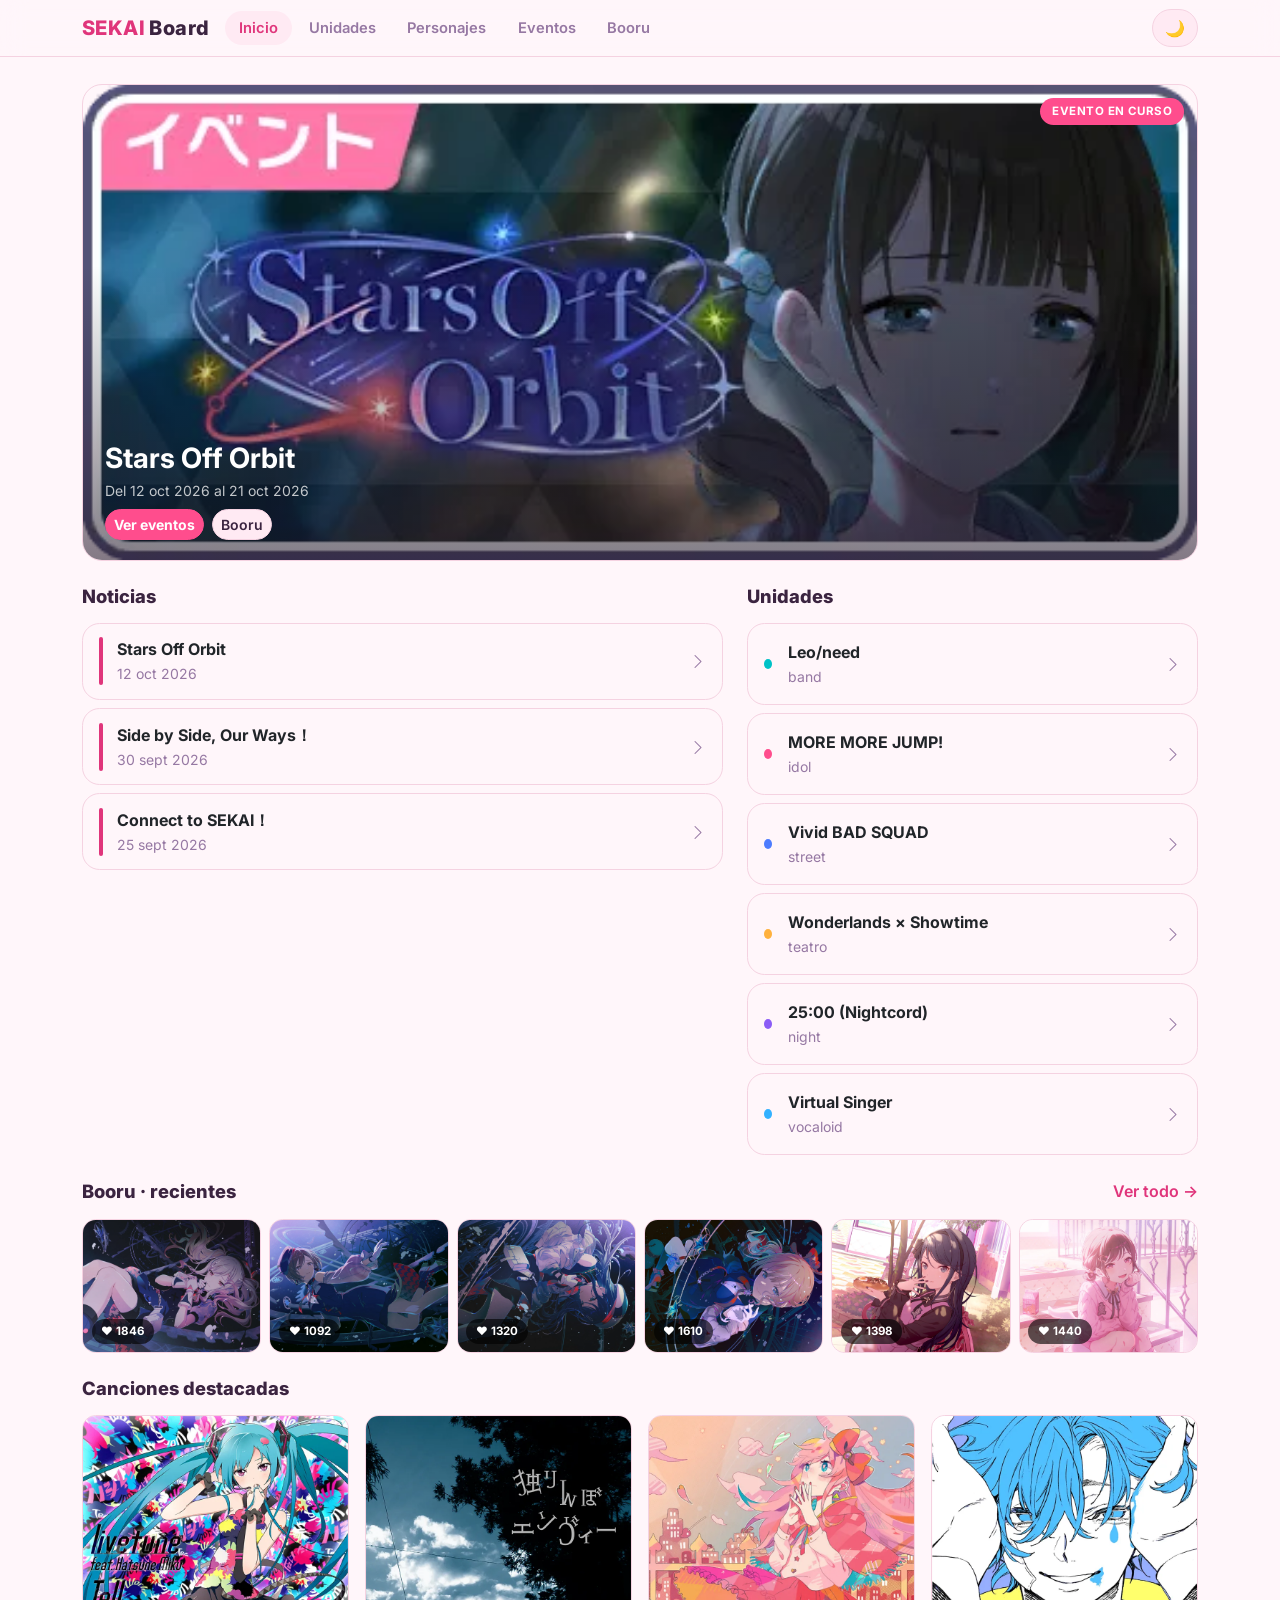
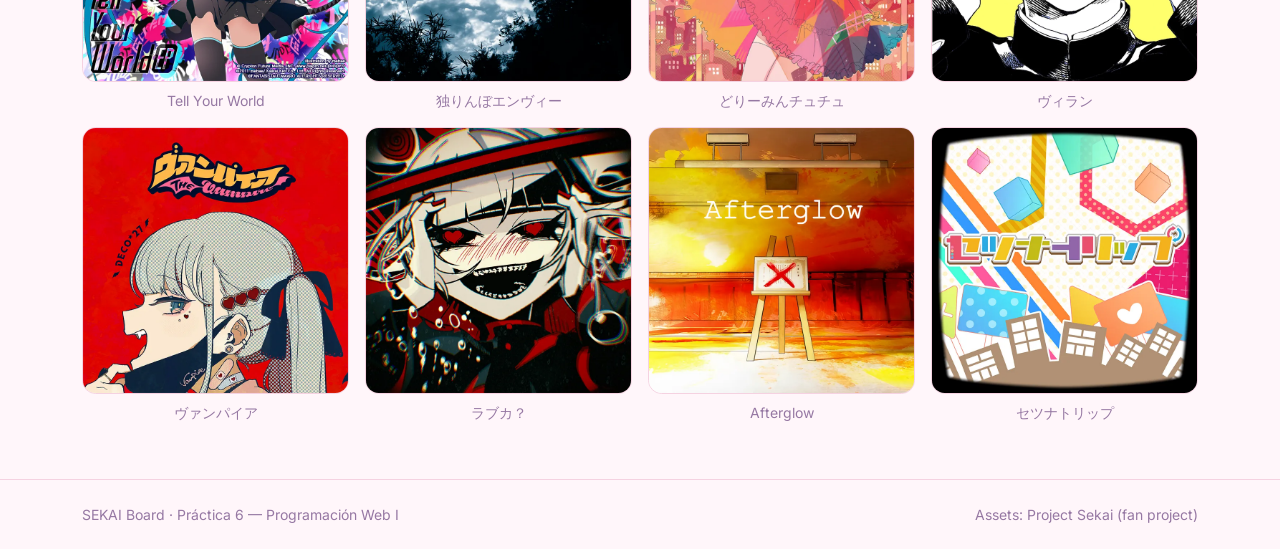
<file: web/index.html>
<!doctype html>
<html lang="es" data-bs-theme="dark">
<head>
<meta charset="utf-8">
<meta name="viewport" content="width=device-width, initial-scale=1">
<title>SEKAI Board · Inicio</title>
<script>
(()=>{const t=localStorage.getItem('sekai-theme')||(matchMedia('(prefers-color-scheme: light)').matches?'light':'dark');document.documentElement.setAttribute('data-bs-theme',t)})()
</script>
<link href="https://cdn.jsdelivr.net/npm/bootstrap@5.3.3/dist/css/bootstrap.min.css" rel="stylesheet">
<link href="https://cdn.jsdelivr.net/npm/bootstrap-icons@1.11.3/font/bootstrap-icons.css" rel="stylesheet">
<link href="https://fonts.googleapis.com/css2?family=Inter:wght@400;600;700;800&display=swap" rel="stylesheet">
<link href="css/sekai.css" rel="stylesheet">
</head>
<body data-page="inicio">

<nav class="navbar navbar-expand-lg navbar-sekai fixed-top">
  <div class="container">
    <a class="navbar-brand" href="index.html"><span class="brand-sekai">SEKAI</span> Board</a>
    <button class="navbar-toggler" type="button" data-bs-toggle="collapse" data-bs-target="#nav">
      <span class="navbar-toggler-icon"></span>
    </button>
    <div class="collapse navbar-collapse" id="nav">
      <ul class="navbar-nav me-auto gap-lg-1">
        <li class="nav-item"><a class="nav-link" data-nav="inicio" href="index.html">Inicio</a></li>
        <li class="nav-item"><a class="nav-link" data-nav="unidades" href="unidades.html">Unidades</a></li>
        <li class="nav-item"><a class="nav-link" data-nav="personajes" href="personajes.html">Personajes</a></li>
        <li class="nav-item"><a class="nav-link" data-nav="eventos" href="eventos.html">Eventos</a></li>
        <li class="nav-item"><a class="nav-link" data-nav="booru" href="booru.html">Booru</a></li>
      </ul>
      <button id="themeToggle" class="btn btn-soft ms-lg-2" aria-label="Cambiar tema">☀️</button>
    </div>
  </div>
</nav>

<main class="container pb-5 pt-3">
  <!-- Hero: evento en curso -->
  <section class="hero mb-4" style="min-height: 300px">
    <img id="heroImg" alt="Evento en curso">
    <span class="badge-event">EVENTO EN CURSO</span>
    <div class="hero-body">
      <h1 class="h3 fw-bold mb-1" id="heroTitle">…</h1>
      <p class="mb-2 opacity-75 small" id="heroSub"></p>
      <div class="d-flex gap-2">
        <a href="eventos.html" class="btn btn-accent btn-sm">Ver eventos</a>
        <a href="booru.html" class="btn btn-soft btn-sm">Booru</a>
      </div>
    </div>
  </section>

  <div class="row g-4">
    <div class="col-lg-7">
      <h2 class="section-title mb-3">Noticias</h2>
      <div id="newsList" class="d-grid gap-2"></div>
    </div>
    <div class="col-lg-5">
      <h2 class="section-title mb-3">Unidades</h2>
      <div id="unitStrip" class="d-grid gap-2"></div>
    </div>
  </div>

  <section class="mt-4">
    <div class="d-flex justify-content-between align-items-center mb-3">
      <h2 class="section-title mb-0">Booru · recientes</h2>
      <a href="booru.html" class="text-accent fw-semibold text-decoration-none">Ver todo →</a>
    </div>
    <div id="homeBooru" class="row row-cols-2 row-cols-md-3 row-cols-lg-6 g-2"></div>
  </section>

  <section class="mt-4">
    <h2 class="section-title mb-3">Canciones destacadas</h2>
    <div id="songStrip" class="row row-cols-2 row-cols-md-4 row-cols-lg-8 g-3"></div>
  </section>
</main>

<footer class="py-4 mt-2">
  <div class="container d-flex flex-wrap justify-content-between gap-2 small">
    <span>SEKAI Board · Práctica 6 — Programación Web I</span>
    <span>Assets: Project Sekai (fan project)</span>
  </div>
</footer>

<script src="https://cdn.jsdelivr.net/npm/bootstrap@5.3.3/dist/js/bootstrap.bundle.min.js"></script>
<script src="js/data.js"></script>
<script src="js/sekai.js"></script>
<script>
function renderPage(D) {
  const ev = D.events[0];
  document.getElementById("heroImg").src = ev.banner;
  document.getElementById("heroTitle").textContent = ev.name;
  document.getElementById("heroSub").textContent =
    (ev.start ? "Del " + fmtDate(ev.start) : "") + (ev.end ? " al " + fmtDate(ev.end) : "");

  document.getElementById("newsList").innerHTML = D.events.slice(0, 3).map(e => `
    <a href="eventos.html" class="card rounded-xxl text-decoration-none text-body">
      <div class="list-news-item">
        <span class="bar"></span>
        <div class="flex-grow-1">
          <div class="fw-bold">${esc(e.name)}</div>
          <small class="text-muted-soft">${fmtDate(e.start)}</small>
        </div>
        <i class="bi bi-chevron-right text-muted-soft"></i>
      </div>
    </a>`).join("");

  document.getElementById("unitStrip").innerHTML = D.units.map(u => `
    <a href="unidades.html" class="card rounded-xxl text-decoration-none text-body">
      <div class="d-flex align-items-center gap-3 p-3">
        <span class="attr-dot" style="background:${u.color};width:10px;height:10px"></span>
        <div class="flex-grow-1">
          <div class="fw-bold">${esc(u.name)}</div>
          <small class="text-muted-soft">${esc(u.tag)}</small>
        </div>
        <i class="bi bi-chevron-right text-muted-soft"></i>
      </div>
    </a>`).join("");

  document.getElementById("homeBooru").innerHTML = D.booru.slice(0, 6).map(it => `
    <div class="col">
      <div class="booru-item" onclick="location.href='booru.html'">
        <img class="img-card" src="${it.src}" alt="">
        <span class="badge-favs">❤ ${it.favs}</span>
      </div>
    </div>`).join("");

  document.getElementById("songStrip").innerHTML = D.songs.slice(0, 8).map(s => `
    <div class="col jacket-item text-center">
      <img src="${s.jacket}" alt="${esc(s.title)}">
      <small class="d-block mt-2 text-muted-soft text-truncate">${esc(s.title)}</small>
    </div>`).join("");
}
</script>
</body>
</html>
</file>
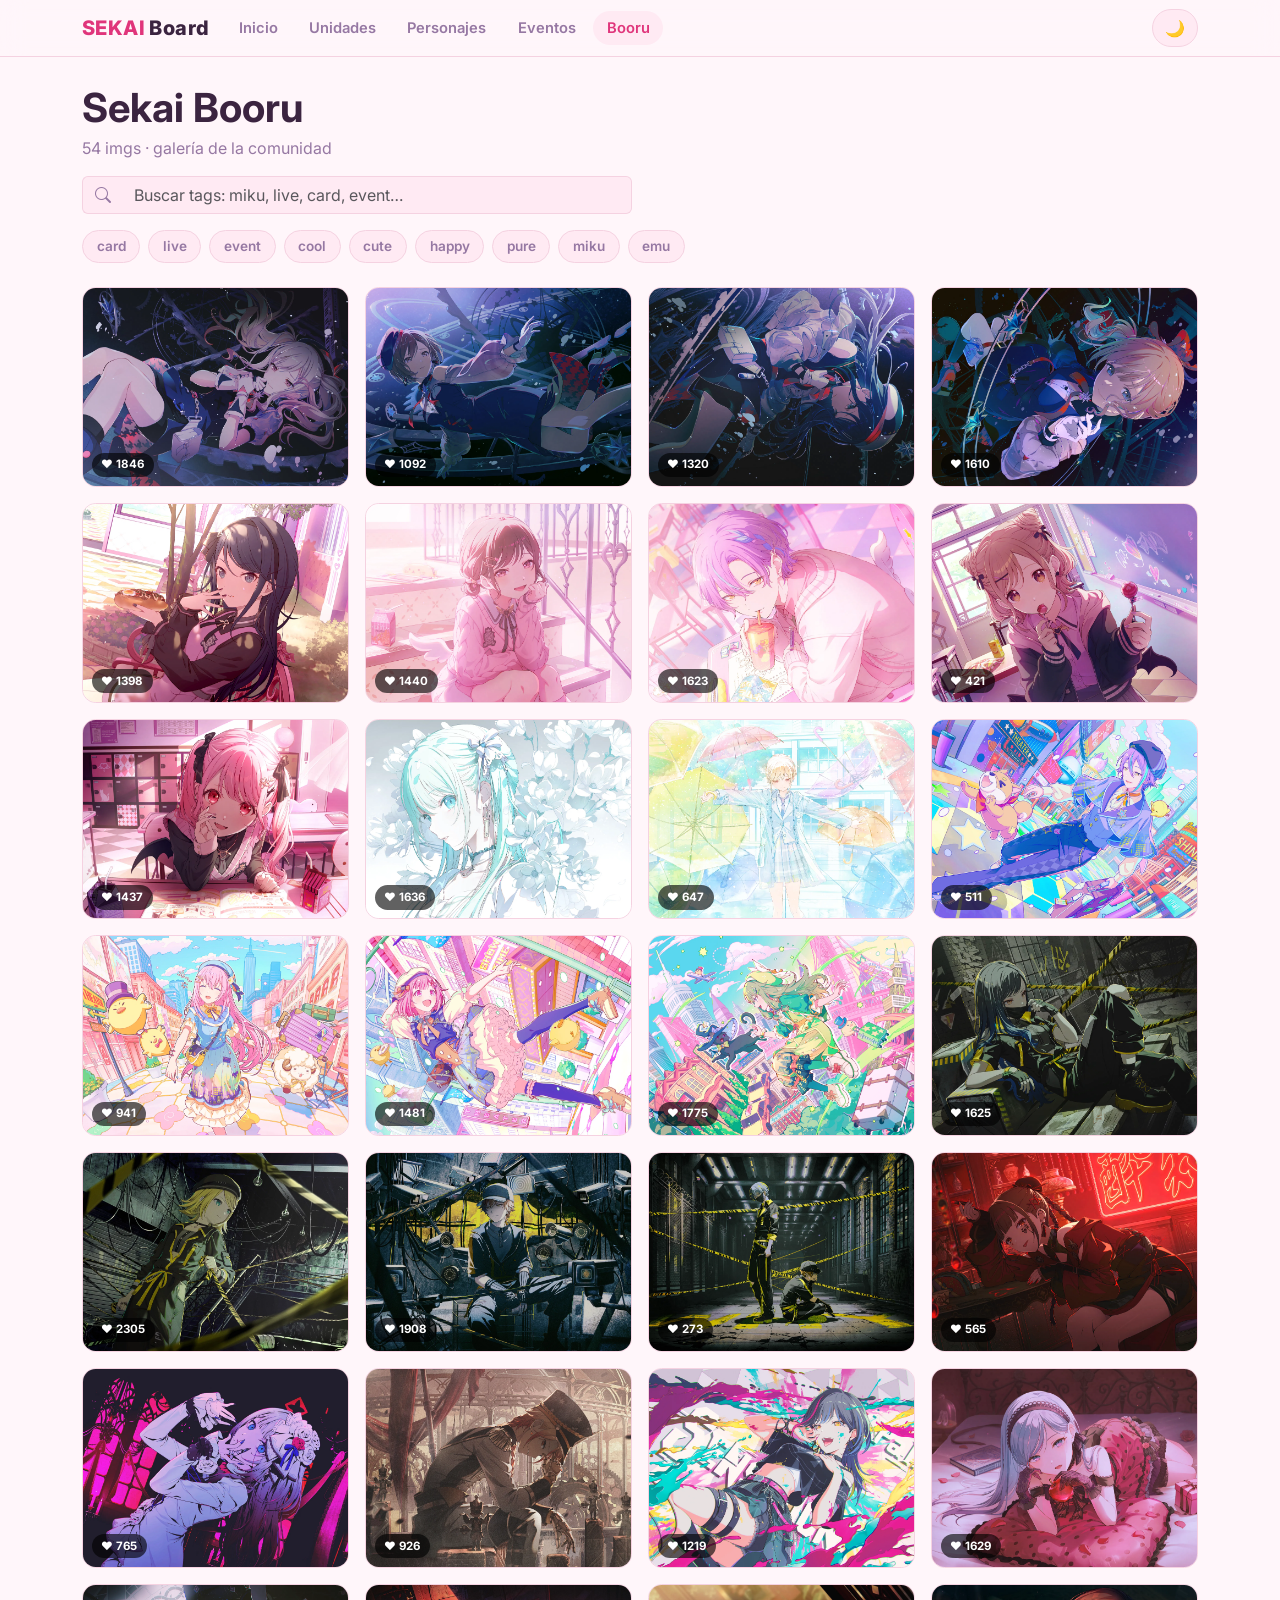
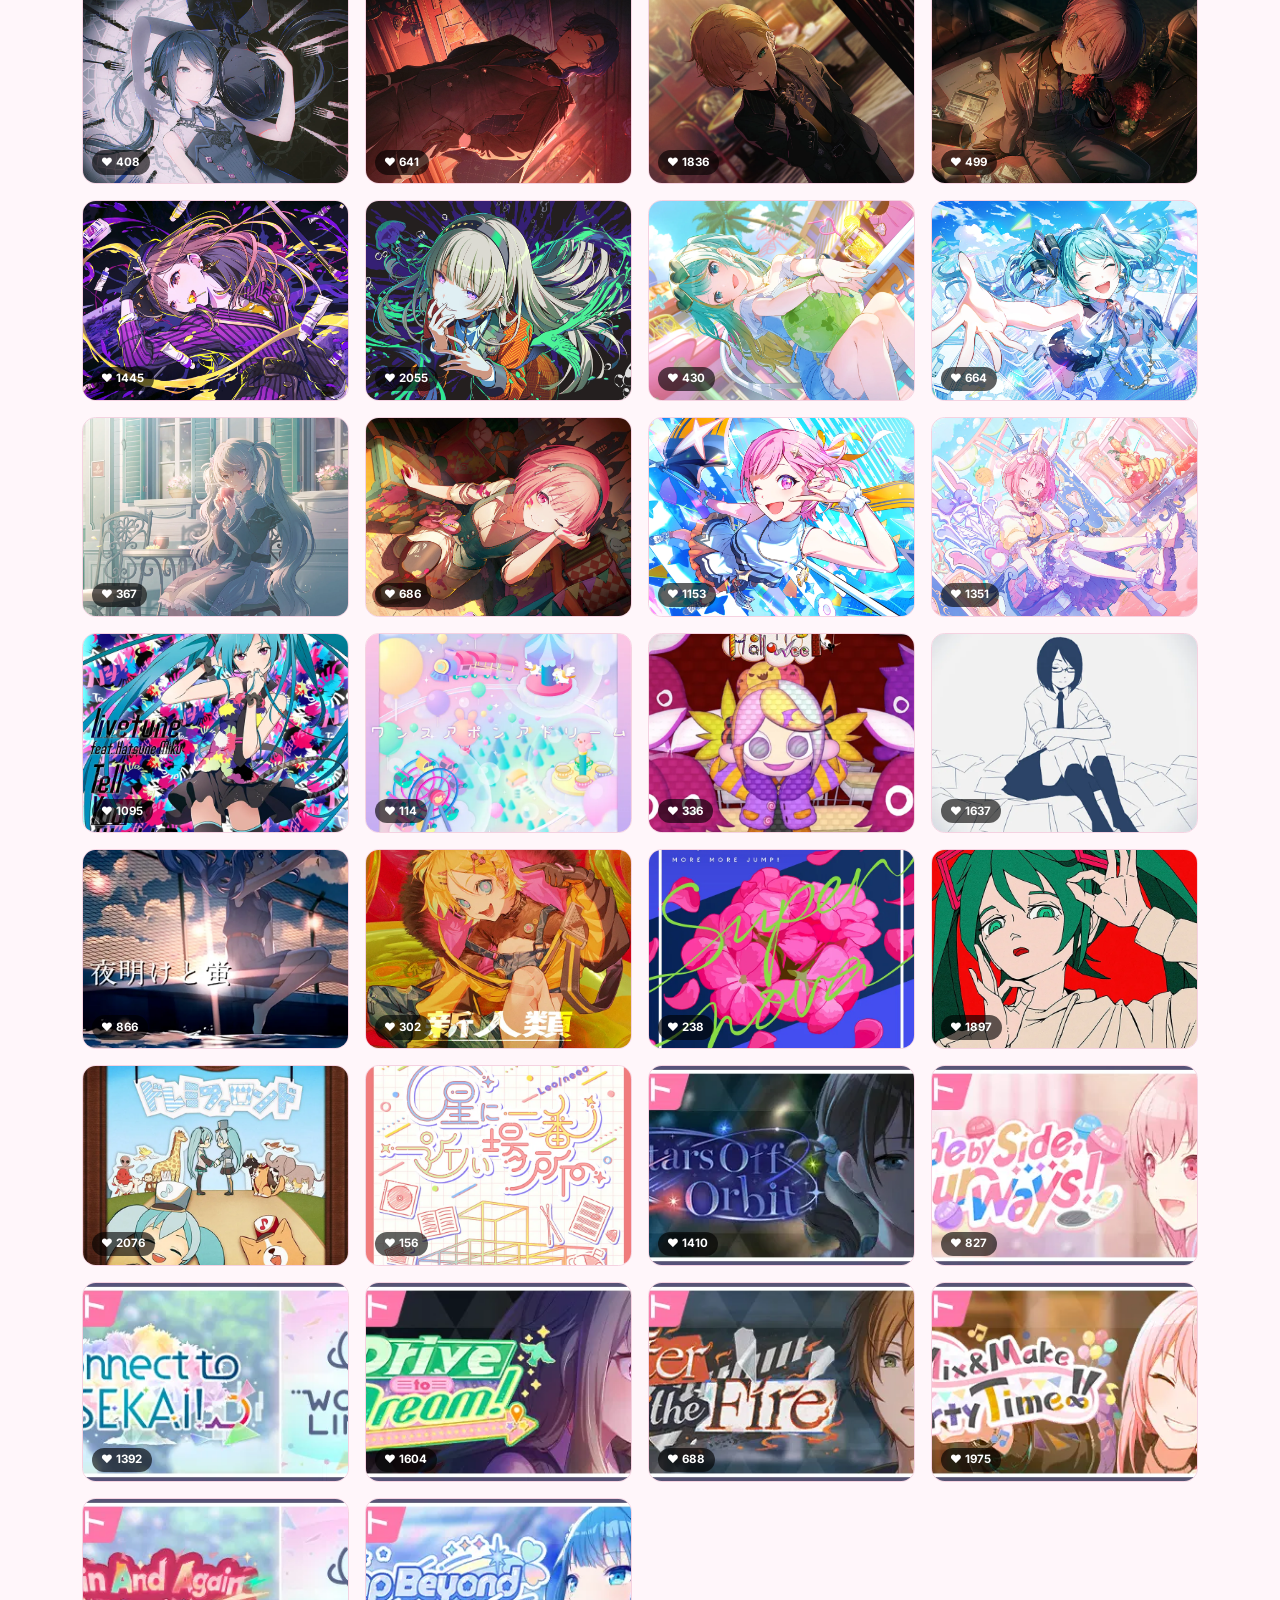
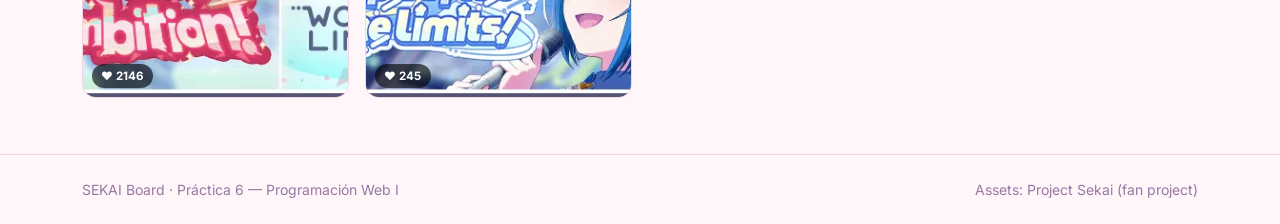
<file: web/booru.html>
<!doctype html>
<html lang="es" data-bs-theme="dark">
<head>
<meta charset="utf-8">
<meta name="viewport" content="width=device-width, initial-scale=1">
<title>SEKAI Board · Booru</title>
<script>
(()=>{const t=localStorage.getItem('sekai-theme')||(matchMedia('(prefers-color-scheme: light)').matches?'light':'dark');document.documentElement.setAttribute('data-bs-theme',t)})()
</script>
<link href="https://cdn.jsdelivr.net/npm/bootstrap@5.3.3/dist/css/bootstrap.min.css" rel="stylesheet">
<link href="https://cdn.jsdelivr.net/npm/bootstrap-icons@1.11.3/font/bootstrap-icons.css" rel="stylesheet">
<link href="https://fonts.googleapis.com/css2?family=Inter:wght@400;600;700;800&display=swap" rel="stylesheet">
<link href="css/sekai.css" rel="stylesheet">
</head>
<body data-page="booru">

<nav class="navbar navbar-expand-lg navbar-sekai fixed-top">
  <div class="container">
    <a class="navbar-brand" href="index.html"><span class="brand-sekai">SEKAI</span> Board</a>
    <button class="navbar-toggler" type="button" data-bs-toggle="collapse" data-bs-target="#nav">
      <span class="navbar-toggler-icon"></span>
    </button>
    <div class="collapse navbar-collapse" id="nav">
      <ul class="navbar-nav me-auto gap-lg-1">
        <li class="nav-item"><a class="nav-link" data-nav="inicio" href="index.html">Inicio</a></li>
        <li class="nav-item"><a class="nav-link" data-nav="unidades" href="unidades.html">Unidades</a></li>
        <li class="nav-item"><a class="nav-link" data-nav="personajes" href="personajes.html">Personajes</a></li>
        <li class="nav-item"><a class="nav-link" data-nav="eventos" href="eventos.html">Eventos</a></li>
        <li class="nav-item"><a class="nav-link" data-nav="booru" href="booru.html">Booru</a></li>
      </ul>
      <button id="themeToggle" class="btn btn-soft ms-lg-2" aria-label="Cambiar tema">☀️</button>
    </div>
  </div>
</nav>

<main class="container pb-5 pt-3">
  <div class="d-flex flex-wrap justify-content-between align-items-end gap-3 mb-3">
    <div>
      <h1 class="fw-bold mb-1">Sekai Booru</h1>
      <p class="text-muted-soft mb-0"><span id="imgCount">0</span> imgs · galería de la comunidad</p>
    </div>
  </div>

  <div class="row g-3 mb-3">
    <div class="col-lg-6">
      <div class="input-group">
        <span class="input-group-text bg-surface border-end-0"><i class="bi bi-search text-muted-soft"></i></span>
        <input id="searchInput" type="search" class="form-control bg-surface border-start-0" placeholder="Buscar tags: miku, live, card, event…">
      </div>
    </div>
  </div>

  <div id="tagFilters" class="d-flex flex-wrap gap-2 mb-4"></div>

  <div id="booruGrid" class="row row-cols-2 row-cols-md-3 row-cols-lg-4 row-cols-xxl-6 g-3"></div>
  <p id="emptyMsg" class="text-muted-soft text-center py-5 d-none">Nada por aquí… prueba otro tag 🎀</p>
</main>

<footer class="py-4 mt-2">
  <div class="container d-flex flex-wrap justify-content-between gap-2 small">
    <span>SEKAI Board · Práctica 6 — Programación Web I</span>
    <span>Assets: Project Sekai (fan project)</span>
  </div>
</footer>

<!-- Visor de imagen -->
<div class="modal fade" id="viewer" tabindex="-1">
  <div class="modal-dialog modal-dialog-centered modal-lg">
    <div class="modal-content bg-transparent border-0">
      <div class="modal-header border-0 pb-1">
        <div class="text-white">
          <div class="fw-bold" id="vTitle">Imagen</div>
          <small class="opacity-75" id="vSub"></small>
        </div>
        <button type="button" class="btn-close btn-close-white" data-bs-dismiss="modal"></button>
      </div>
      <div class="modal-body p-0">
        <img id="vImg" class="w-100 rounded-3" alt="Vista ampliada">
      </div>
      <div class="modal-footer border-0">
        <button id="vFav" class="btn btn-accent">❤ Favorito</button>
        <a id="vOpen" href="#" target="_blank" rel="noopener" class="btn btn-soft">Abrir original</a>
      </div>
    </div>
  </div>
</div>

<script src="https://cdn.jsdelivr.net/npm/bootstrap@5.3.3/dist/js/bootstrap.bundle.min.js"></script>
<script src="js/data.js"></script>
<script src="js/sekai.js"></script>
<script>
const FAV_KEY = "sekai-favs";
const getFavs = () => new Set(JSON.parse(localStorage.getItem(FAV_KEY) || "[]"));
const saveFavs = s => localStorage.setItem(FAV_KEY, JSON.stringify([...s]));
let activeTag = null;
let query = new URLSearchParams(location.search).get("q") || "";

function renderPage(D) {
  const chips = ["card", "live", "event", "cool", "cute", "happy", "pure", "miku", "emu"];
  document.getElementById("tagFilters").innerHTML = chips.map(t =>
    `<button class="chip-btn ${t === activeTag ? "active" : ""}" data-tag="${t}">${t}</button>`).join("");
  document.querySelectorAll("#tagFilters .chip-btn").forEach(b => b.onclick = () => {
    activeTag = activeTag === b.dataset.tag ? null : b.dataset.tag;
    renderPage(D);
  });

  const favs = getFavs();
  const q = query.trim().toLowerCase();
  const items = D.booru.filter(it => {
    const okTag = !activeTag || it.tags.some(t => t === activeTag);
    const okQ = !q || it.tags.some(t => String(t).includes(q)) || String(it.type).includes(q);
    return okTag && okQ;
  });
  document.getElementById("imgCount").textContent = items.length;
  document.getElementById("emptyMsg").classList.toggle("d-none", items.length > 0);
  document.getElementById("booruGrid").innerHTML = items.map((it, i) => `
    <div class="col">
      <div class="booru-item" data-i="${D.booru.indexOf(it)}" data-bs-toggle="modal" data-bs-target="#viewer">
        <img class="img-card" src="${it.src}" alt="${it.tags.join(", ")}">
        <span class="badge-favs">❤ ${it.favs + (favs.has(it.src) ? 1 : 0)}</span>
      </div>
    </div>`).join("");

  document.querySelectorAll("#booruGrid .booru-item").forEach(el =>
    el.addEventListener("click", () => openViewer(D, +el.dataset.i, favs)));
}

function openViewer(D, idx, favs) {
  const it = D.booru[idx];
  document.getElementById("vImg").src = it.src;
  document.getElementById("vTitle").textContent = it.type === "card" ? `Carta · ${it.char}` : it.type === "live" ? "Live · jacket" : "Evento · banner";
  document.getElementById("vSub").textContent = it.tags.join(" · ") + ` · ${it.w}×${it.h}`;
  const btn = document.getElementById("vFav");
  const setLabel = on => btn.textContent = on ? "❤ En favoritos" : "❤ Favorito";
  setLabel(favs.has(it.src));
  btn.onclick = () => {
    const f = getFavs();
    f.has(it.src) ? f.delete(it.src) : f.add(it.src);
    saveFavs(f); setLabel(f.has(it.src));
    document.querySelectorAll(`.booru-item[data-i="${idx}"] .badge-favs`).forEach(b =>
      b.textContent = "❤ " + (it.favs + (f.has(it.src) ? 1 : 0)));
  };
  document.getElementById("vOpen").href = it.src;
}

document.addEventListener("DOMContentLoaded", () => {
  const input = document.getElementById("searchInput");
  input.value = query;
  input.addEventListener("input", () => { query = input.value; renderPage(window.SEKAI); });
});
</script>
</body>
</html>
</file>
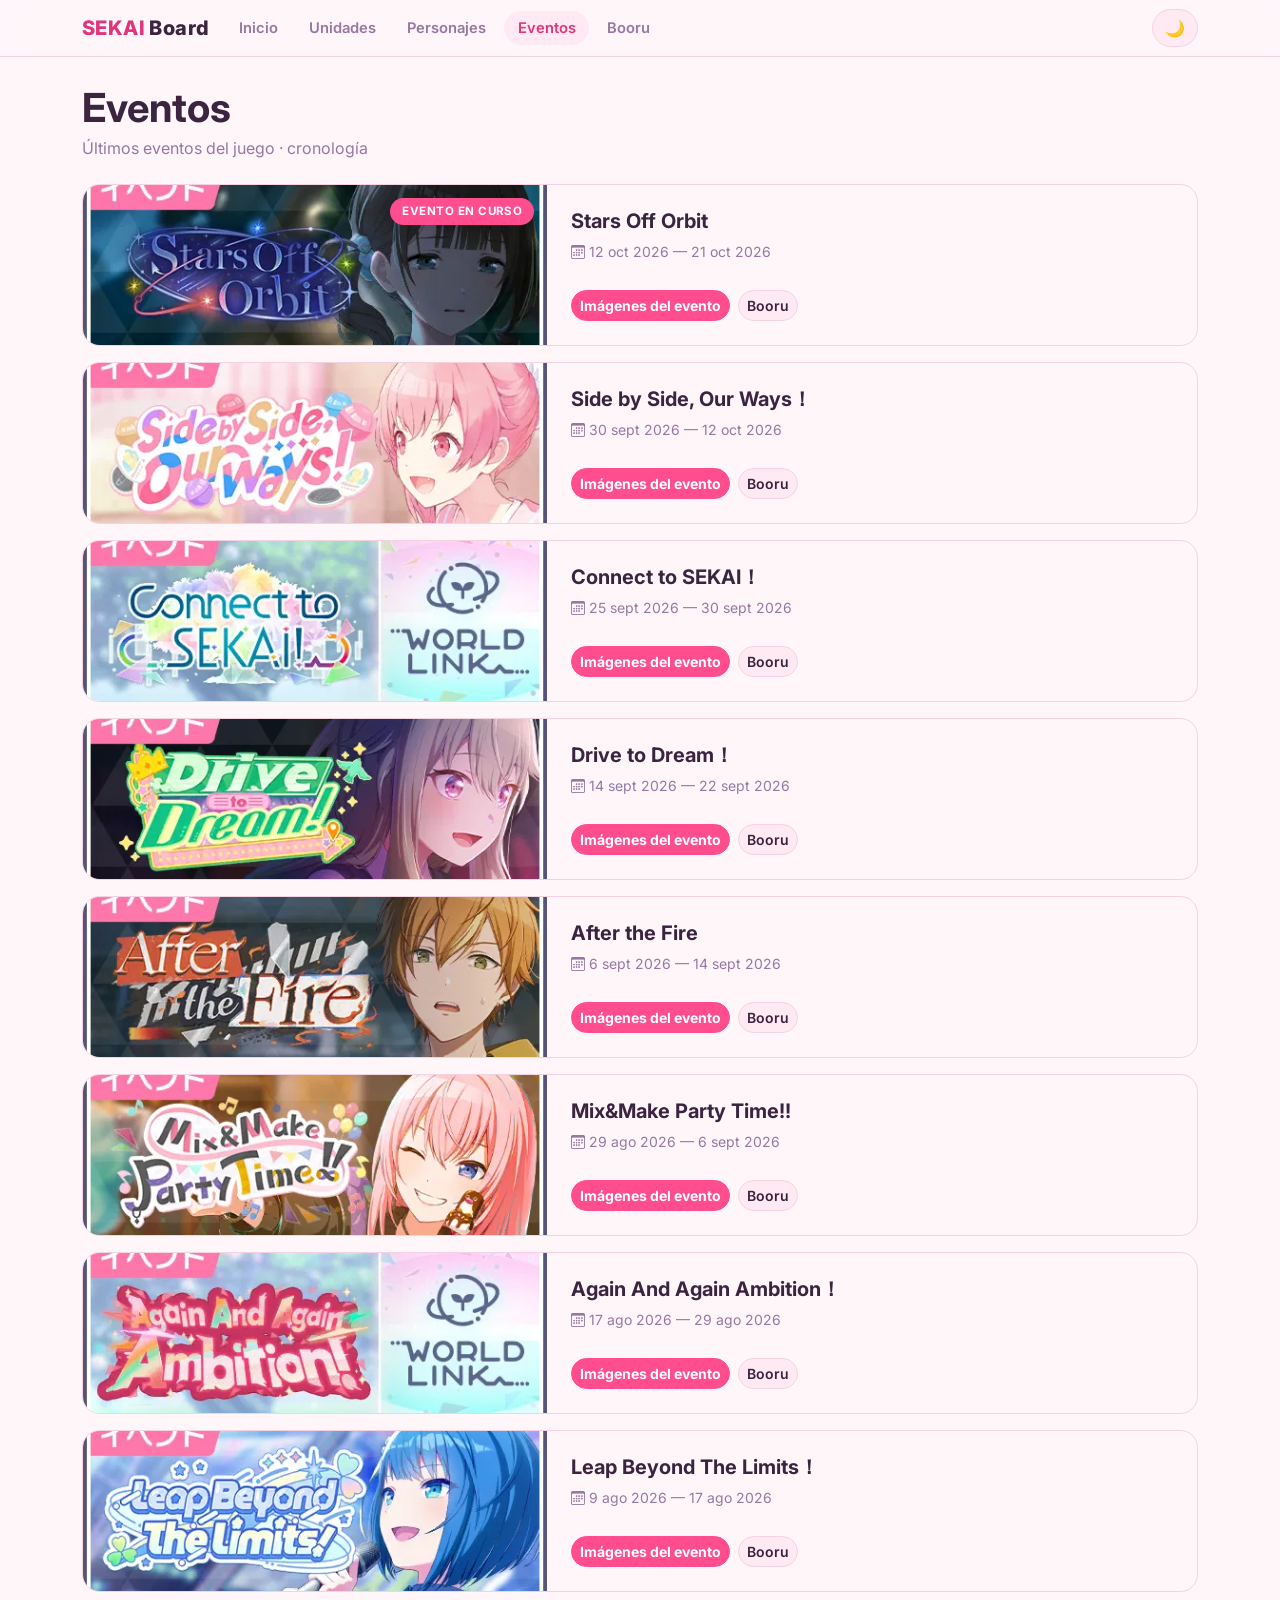
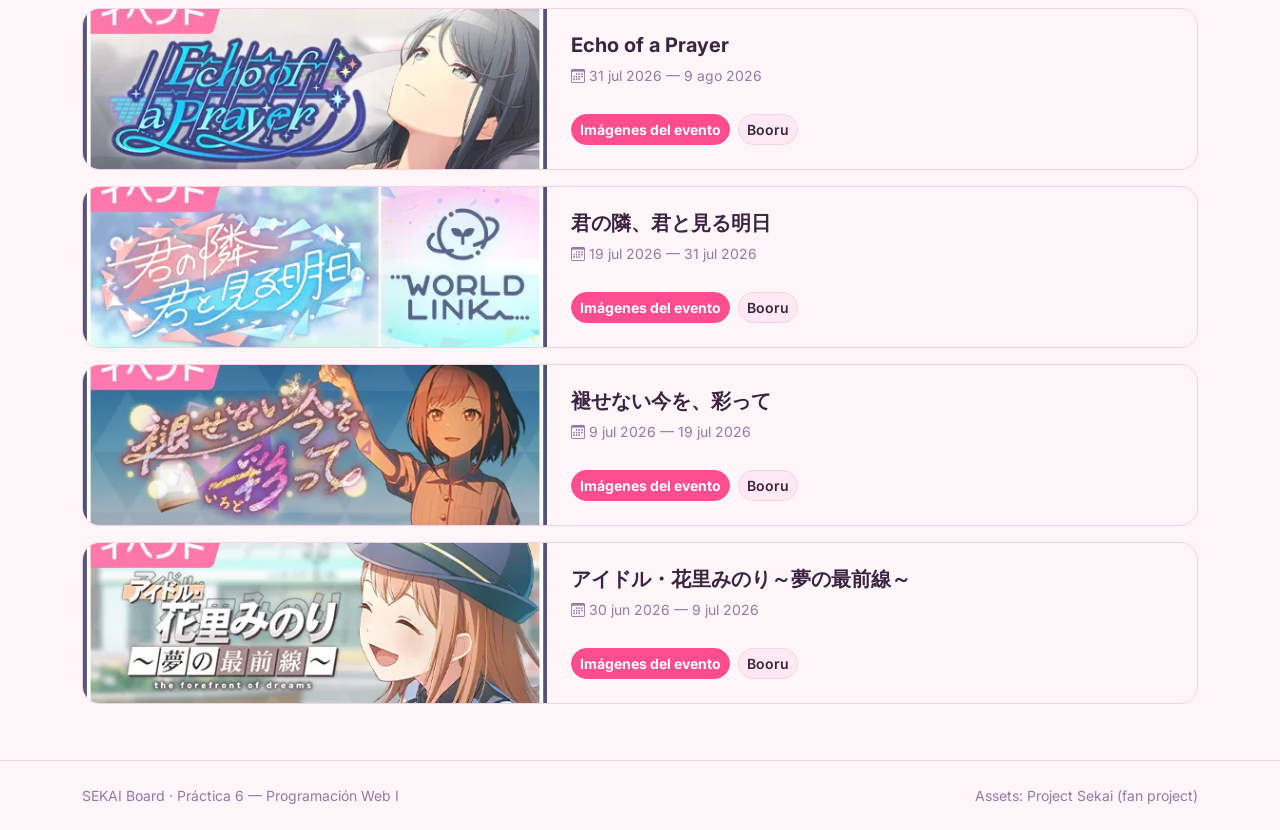
<file: web/eventos.html>
<!doctype html>
<html lang="es" data-bs-theme="dark">
<head>
<meta charset="utf-8">
<meta name="viewport" content="width=device-width, initial-scale=1">
<title>SEKAI Board · Eventos</title>
<script>
(()=>{const t=localStorage.getItem('sekai-theme')||(matchMedia('(prefers-color-scheme: light)').matches?'light':'dark');document.documentElement.setAttribute('data-bs-theme',t)})()
</script>
<link href="https://cdn.jsdelivr.net/npm/bootstrap@5.3.3/dist/css/bootstrap.min.css" rel="stylesheet">
<link href="https://cdn.jsdelivr.net/npm/bootstrap-icons@1.11.3/font/bootstrap-icons.css" rel="stylesheet">
<link href="https://fonts.googleapis.com/css2?family=Inter:wght@400;600;700;800&display=swap" rel="stylesheet">
<link href="css/sekai.css" rel="stylesheet">
</head>
<body data-page="eventos">

<nav class="navbar navbar-expand-lg navbar-sekai fixed-top">
  <div class="container">
    <a class="navbar-brand" href="index.html"><span class="brand-sekai">SEKAI</span> Board</a>
    <button class="navbar-toggler" type="button" data-bs-toggle="collapse" data-bs-target="#nav">
      <span class="navbar-toggler-icon"></span>
    </button>
    <div class="collapse navbar-collapse" id="nav">
      <ul class="navbar-nav me-auto gap-lg-1">
        <li class="nav-item"><a class="nav-link" data-nav="inicio" href="index.html">Inicio</a></li>
        <li class="nav-item"><a class="nav-link" data-nav="unidades" href="unidades.html">Unidades</a></li>
        <li class="nav-item"><a class="nav-link" data-nav="personajes" href="personajes.html">Personajes</a></li>
        <li class="nav-item"><a class="nav-link" data-nav="eventos" href="eventos.html">Eventos</a></li>
        <li class="nav-item"><a class="nav-link" data-nav="booru" href="booru.html">Booru</a></li>
      </ul>
      <button id="themeToggle" class="btn btn-soft ms-lg-2" aria-label="Cambiar tema">☀️</button>
    </div>
  </div>
</nav>

<main class="container pb-5 pt-3">
  <h1 class="fw-bold mb-1">Eventos</h1>
  <p class="text-muted-soft mb-4">Últimos eventos del juego · cronología</p>
  <div id="eventList" class="d-grid gap-3"></div>
</main>

<footer class="py-4 mt-2">
  <div class="container d-flex flex-wrap justify-content-between gap-2 small">
    <span>SEKAI Board · Práctica 6 — Programación Web I</span>
    <span>Assets: Project Sekai (fan project)</span>
  </div>
</footer>

<script src="https://cdn.jsdelivr.net/npm/bootstrap@5.3.3/dist/js/bootstrap.bundle.min.js"></script>
<script src="js/data.js"></script>
<script src="js/sekai.js"></script>
<script>
function renderPage(D) {
  document.getElementById("eventList").innerHTML = D.events.map((e, i) => `
    <div class="card rounded-xxl overflow-hidden">
      <div class="row g-0">
        <div class="col-md-5">
          <div class="position-relative h-100" style="min-height:160px">
            <img src="${e.banner}" alt="${esc(e.name)}" class="img-card position-absolute w-100 h-100" style="inset:0">
            ${i === 0 ? `<span class="badge-event" style="position:absolute">EVENTO EN CURSO</span>` : ""}
          </div>
        </div>
        <div class="col-md-7">
          <div class="card-body p-4 d-flex flex-column h-100">
            <h2 class="h5 fw-bold mb-2">${esc(e.name)}</h2>
            <div class="text-muted-soft small mb-2">
              <i class="bi bi-calendar3 me-1"></i>${fmtDate(e.start)} — ${fmtDate(e.end)}
            </div>
            <div class="d-flex gap-2 mt-auto">
              <a href="booru.html?q=event" class="btn btn-accent btn-sm">Imágenes del evento</a>
              <a href="booru.html" class="btn btn-soft btn-sm">Booru</a>
            </div>
          </div>
        </div>
      </div>
    </div>`).join("");
}
</script>
</body>
</html>
</file>
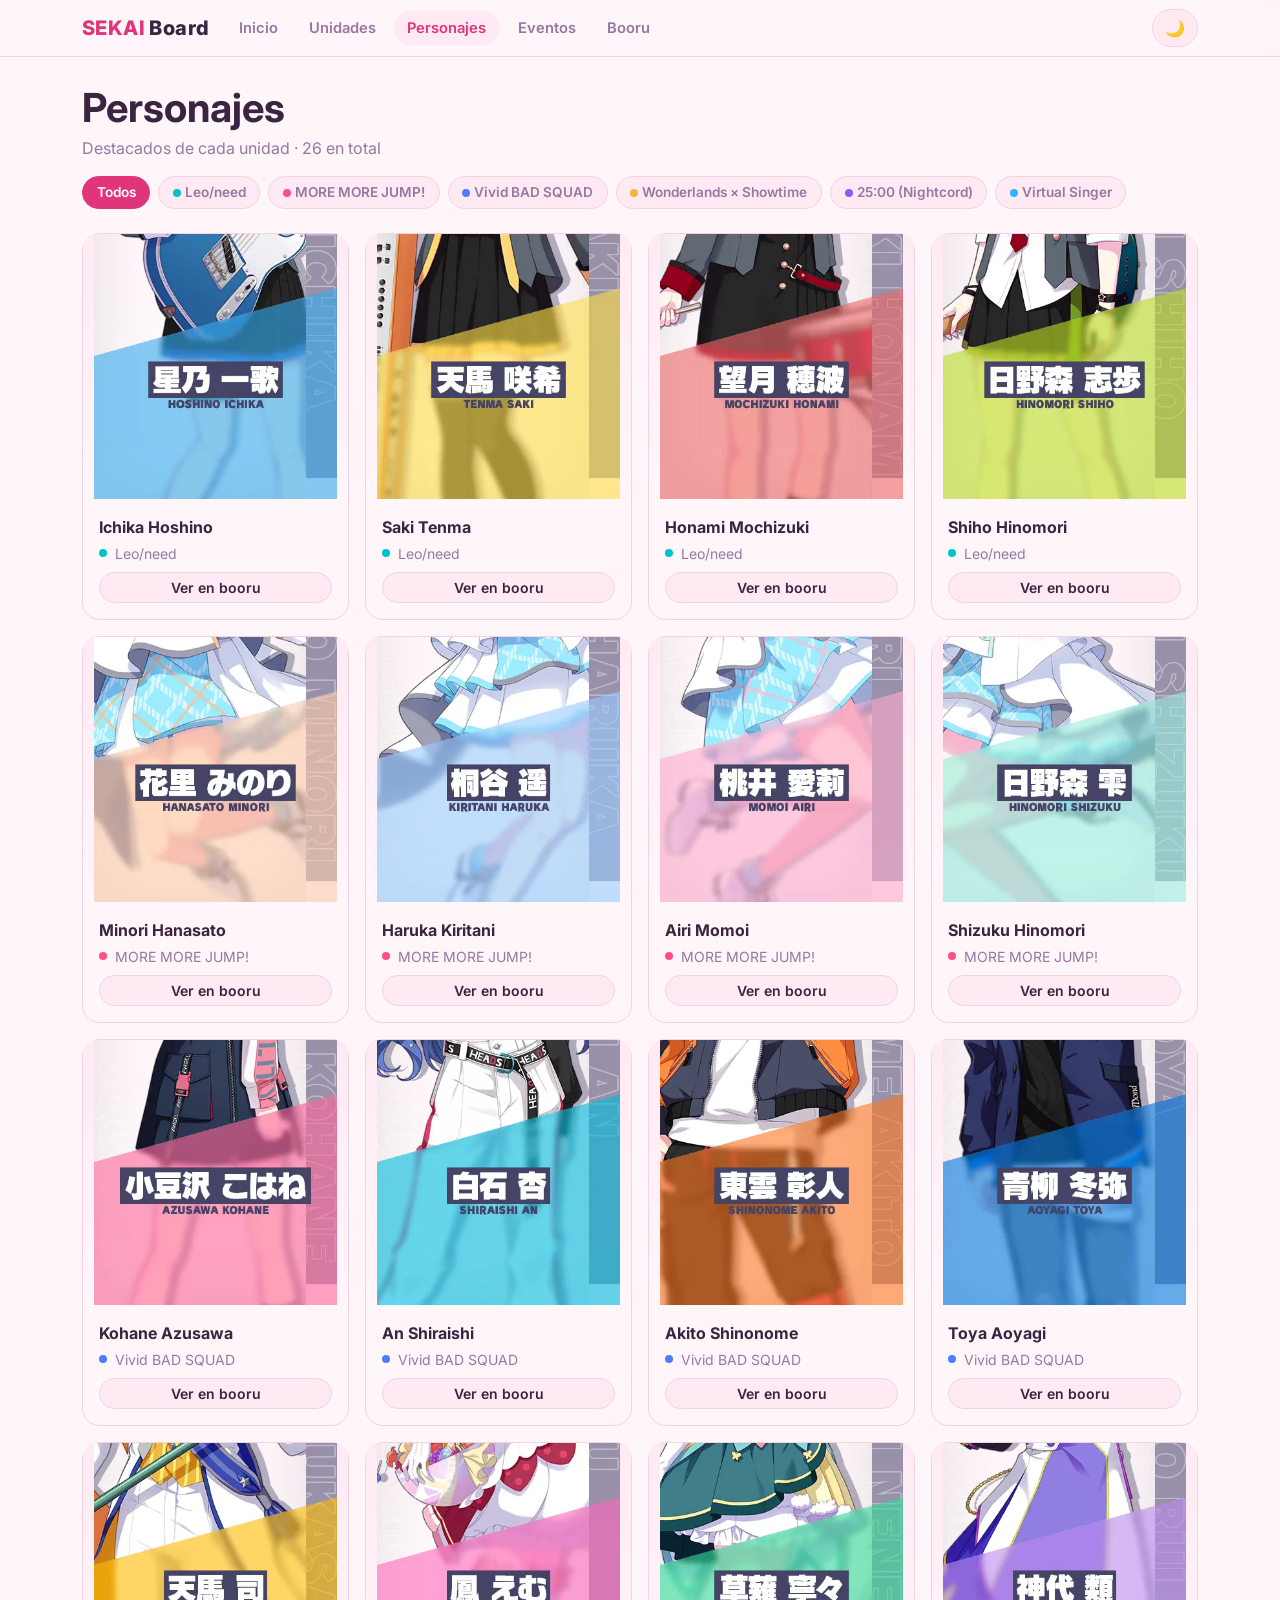
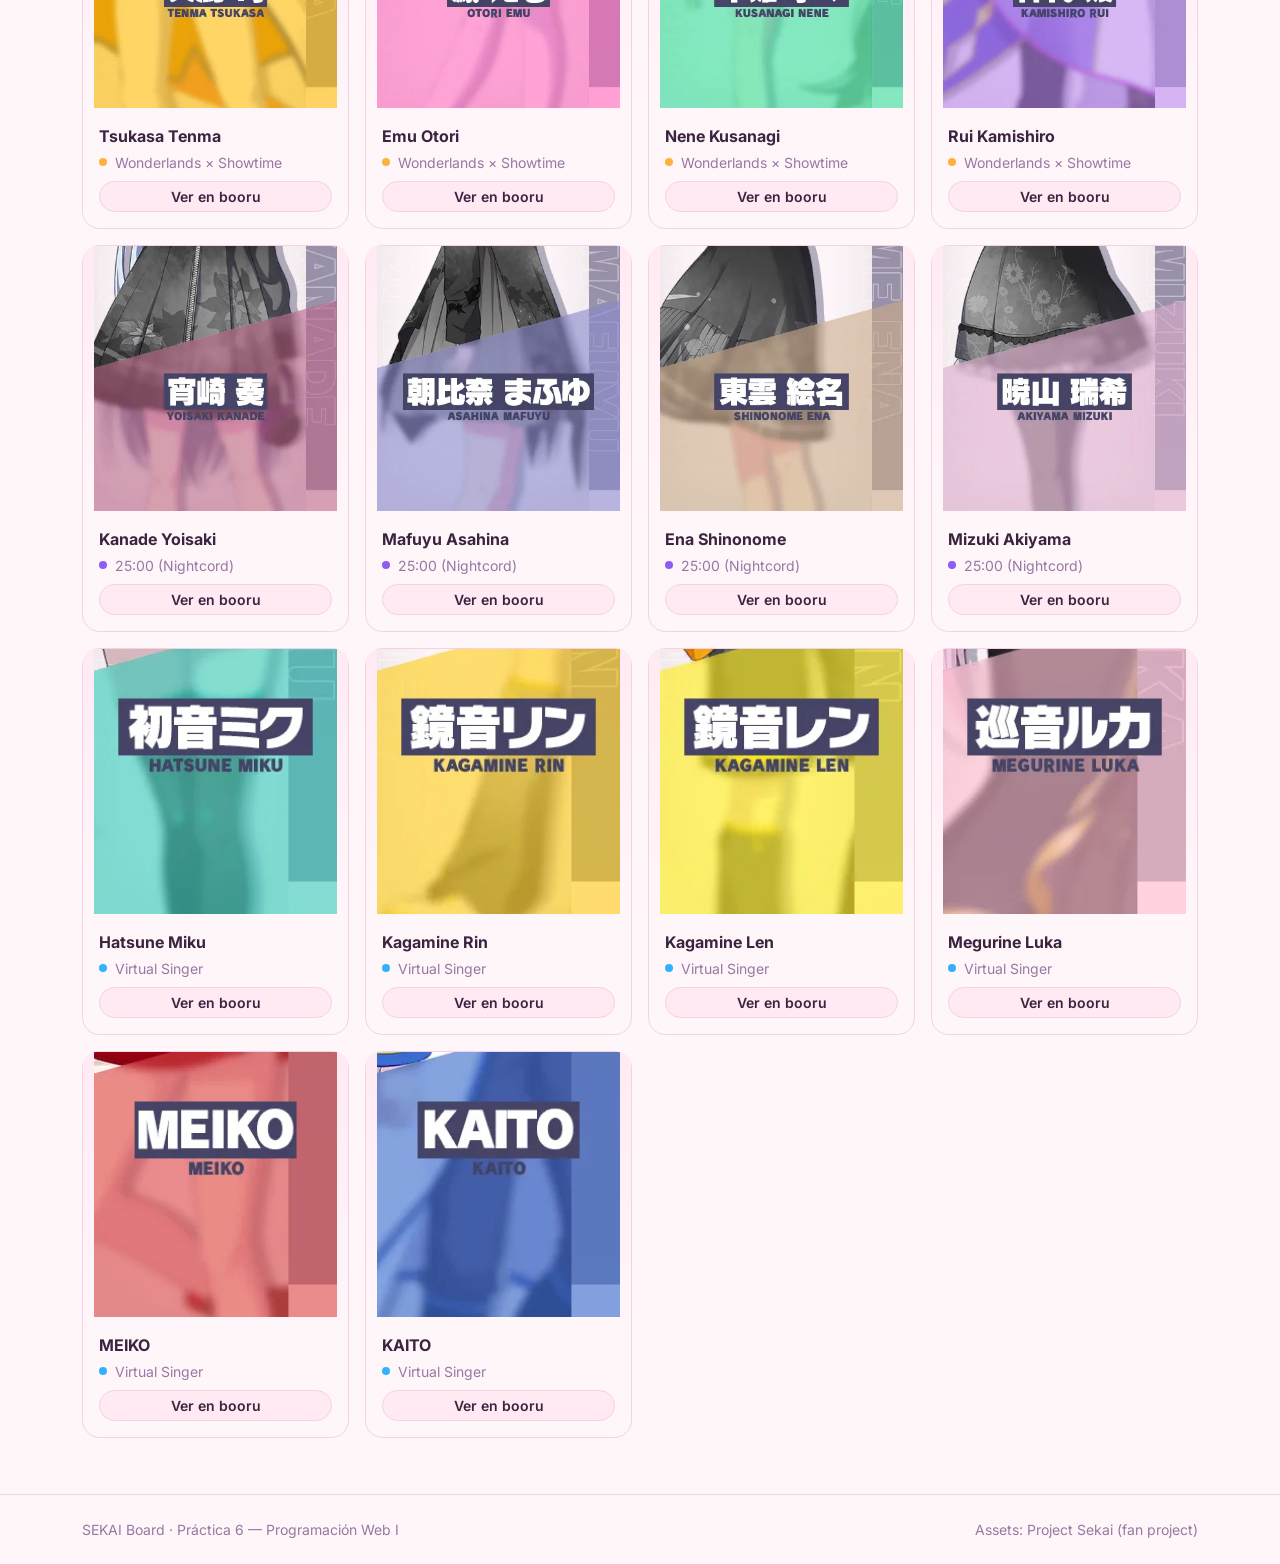
<file: web/personajes.html>
<!doctype html>
<html lang="es" data-bs-theme="dark">
<head>
<meta charset="utf-8">
<meta name="viewport" content="width=device-width, initial-scale=1">
<title>SEKAI Board · Personajes</title>
<script>
(()=>{const t=localStorage.getItem('sekai-theme')||(matchMedia('(prefers-color-scheme: light)').matches?'light':'dark');document.documentElement.setAttribute('data-bs-theme',t)})()
</script>
<link href="https://cdn.jsdelivr.net/npm/bootstrap@5.3.3/dist/css/bootstrap.min.css" rel="stylesheet">
<link href="https://cdn.jsdelivr.net/npm/bootstrap-icons@1.11.3/font/bootstrap-icons.css" rel="stylesheet">
<link href="https://fonts.googleapis.com/css2?family=Inter:wght@400;600;700;800&display=swap" rel="stylesheet">
<link href="css/sekai.css" rel="stylesheet">
</head>
<body data-page="personajes">

<nav class="navbar navbar-expand-lg navbar-sekai fixed-top">
  <div class="container">
    <a class="navbar-brand" href="index.html"><span class="brand-sekai">SEKAI</span> Board</a>
    <button class="navbar-toggler" type="button" data-bs-toggle="collapse" data-bs-target="#nav">
      <span class="navbar-toggler-icon"></span>
    </button>
    <div class="collapse navbar-collapse" id="nav">
      <ul class="navbar-nav me-auto gap-lg-1">
        <li class="nav-item"><a class="nav-link" data-nav="inicio" href="index.html">Inicio</a></li>
        <li class="nav-item"><a class="nav-link" data-nav="unidades" href="unidades.html">Unidades</a></li>
        <li class="nav-item"><a class="nav-link" data-nav="personajes" href="personajes.html">Personajes</a></li>
        <li class="nav-item"><a class="nav-link" data-nav="eventos" href="eventos.html">Eventos</a></li>
        <li class="nav-item"><a class="nav-link" data-nav="booru" href="booru.html">Booru</a></li>
      </ul>
      <button id="themeToggle" class="btn btn-soft ms-lg-2" aria-label="Cambiar tema">☀️</button>
    </div>
  </div>
</nav>

<main class="container pb-5 pt-3">
  <h1 class="fw-bold mb-1">Personajes</h1>
  <p class="text-muted-soft mb-3">Destacados de cada unidad · 26 en total</p>
  <div id="charFilters" class="d-flex flex-wrap gap-2 mb-4"></div>
  <div id="charGrid" class="row row-cols-2 row-cols-md-3 row-cols-lg-4 row-cols-xxl-5 g-3"></div>
</main>

<footer class="py-4 mt-2">
  <div class="container d-flex flex-wrap justify-content-between gap-2 small">
    <span>SEKAI Board · Práctica 6 — Programación Web I</span>
    <span>Assets: Project Sekai (fan project)</span>
  </div>
</footer>

<script src="https://cdn.jsdelivr.net/npm/bootstrap@5.3.3/dist/js/bootstrap.bundle.min.js"></script>
<script src="js/data.js"></script>
<script src="js/sekai.js"></script>
<script>
let activeUnit = null;
function renderPage(D) {
  const filters = [{ id: null, name: "Todos", color: "var(--sekai-accent)" }].concat(D.units);
  document.getElementById("charFilters").innerHTML = filters.map(f => `
    <button class="chip-btn ${f.id === activeUnit ? "active" : ""}" data-unit="${f.id ?? ""}">
      ${f.id ? `<span class="attr-dot me-1" style="background:${f.color}"></span>` : ""}${esc(f.name)}
    </button>`).join("");
  document.querySelectorAll("#charFilters .chip-btn").forEach(b =>
    b.addEventListener("click", () => {
      activeUnit = b.dataset.unit || null;
      if (location.hash) history.replaceState(null, "", location.pathname);
      renderPage(D);
    }));

  const list = activeUnit ? D.characters.filter(c => c.unit === activeUnit) : D.characters;
  document.getElementById("charGrid").innerHTML = list.map(c => `
    <div class="col" id="${c.id}">
      <div class="card char-card rounded-xxl h-100">
        <div class="portrait-wrap">
          <img src="${c.portrait}" alt="${esc(c.name)}">
        </div>
        <div class="card-body py-3 px-3">
          <div class="fw-bold text-truncate">${esc(c.name)}</div>
          <div class="d-flex align-items-center gap-2 mt-1">
            <span class="attr-dot" style="background:${unitColor(c.unit)}"></span>
            <small class="text-muted-soft text-truncate">${esc(unitName(c.unit))}</small>
          </div>
          <a class="btn btn-soft btn-sm w-100 mt-2" href="booru.html?q=${encodeURIComponent(c.first.toLowerCase())}">Ver en booru</a>
        </div>
      </div>
    </div>`).join("");

  const h = location.hash.replace("#", "");
  if (h) {
    const el = document.getElementById(h);
    if (el) { activeUnit = null; renderPage(D); setTimeout(() => document.getElementById(h)?.scrollIntoView({ behavior: "smooth", block: "center" }), 50); }
  }
}
</script>
</body>
</html>
</file>
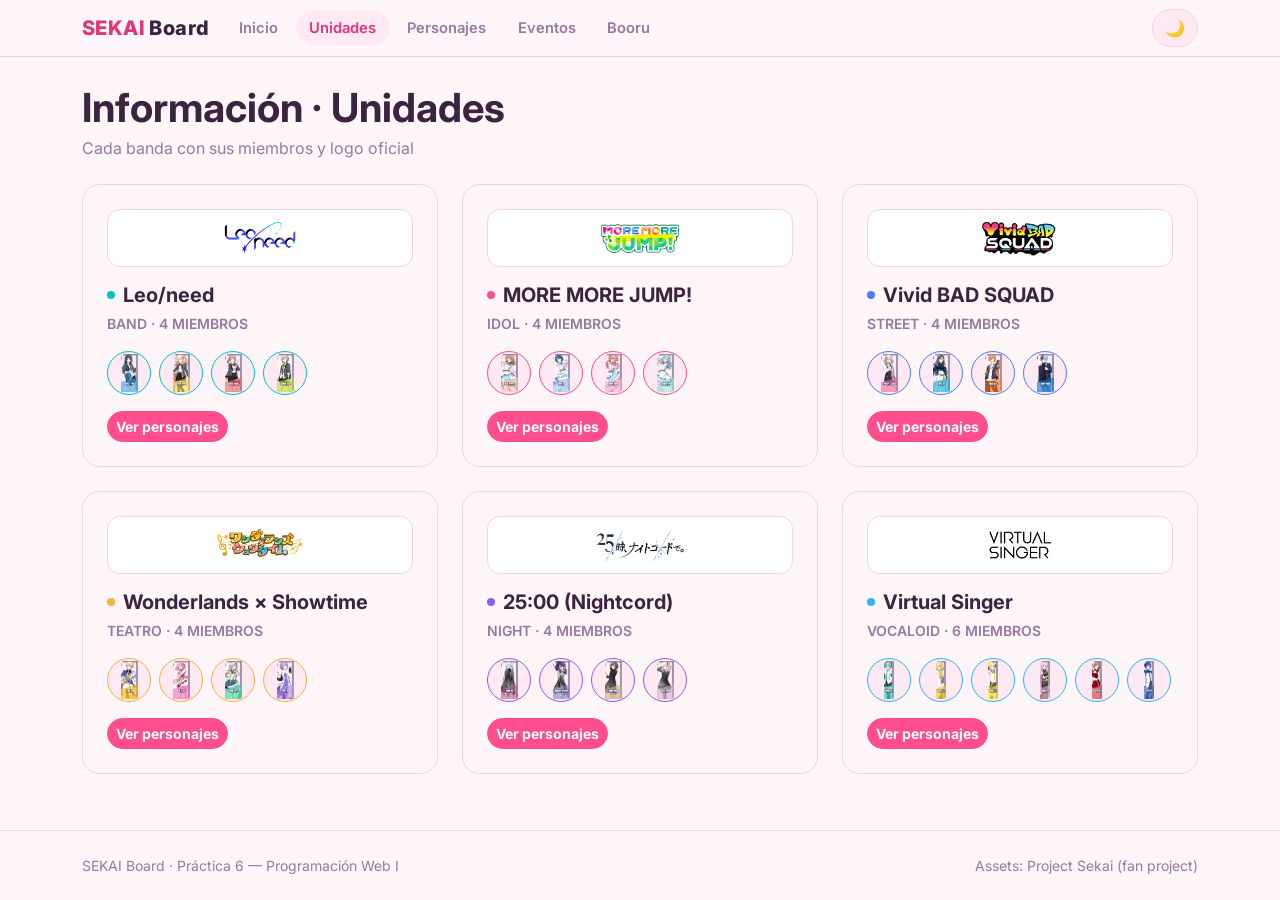
<file: web/unidades.html>
<!doctype html>
<html lang="es" data-bs-theme="dark">
<head>
<meta charset="utf-8">
<meta name="viewport" content="width=device-width, initial-scale=1">
<title>SEKAI Board · Unidades</title>
<script>
(()=>{const t=localStorage.getItem('sekai-theme')||(matchMedia('(prefers-color-scheme: light)').matches?'light':'dark');document.documentElement.setAttribute('data-bs-theme',t)})()
</script>
<link href="https://cdn.jsdelivr.net/npm/bootstrap@5.3.3/dist/css/bootstrap.min.css" rel="stylesheet">
<link href="https://cdn.jsdelivr.net/npm/bootstrap-icons@1.11.3/font/bootstrap-icons.css" rel="stylesheet">
<link href="https://fonts.googleapis.com/css2?family=Inter:wght@400;600;700;800&display=swap" rel="stylesheet">
<link href="css/sekai.css" rel="stylesheet">
</head>
<body data-page="unidades">

<nav class="navbar navbar-expand-lg navbar-sekai fixed-top">
  <div class="container">
    <a class="navbar-brand" href="index.html"><span class="brand-sekai">SEKAI</span> Board</a>
    <button class="navbar-toggler" type="button" data-bs-toggle="collapse" data-bs-target="#nav">
      <span class="navbar-toggler-icon"></span>
    </button>
    <div class="collapse navbar-collapse" id="nav">
      <ul class="navbar-nav me-auto gap-lg-1">
        <li class="nav-item"><a class="nav-link" data-nav="inicio" href="index.html">Inicio</a></li>
        <li class="nav-item"><a class="nav-link" data-nav="unidades" href="unidades.html">Unidades</a></li>
        <li class="nav-item"><a class="nav-link" data-nav="personajes" href="personajes.html">Personajes</a></li>
        <li class="nav-item"><a class="nav-link" data-nav="eventos" href="eventos.html">Eventos</a></li>
        <li class="nav-item"><a class="nav-link" data-nav="booru" href="booru.html">Booru</a></li>
      </ul>
      <button id="themeToggle" class="btn btn-soft ms-lg-2" aria-label="Cambiar tema">☀️</button>
    </div>
  </div>
</nav>

<main class="container pb-5 pt-3">
  <h1 class="fw-bold mb-1">Información · Unidades</h1>
  <p class="text-muted-soft mb-4">Cada banda con sus miembros y logo oficial</p>
  <div id="unitCards" class="row g-4"></div>
</main>

<footer class="py-4 mt-2">
  <div class="container d-flex flex-wrap justify-content-between gap-2 small">
    <span>SEKAI Board · Práctica 6 — Programación Web I</span>
    <span>Assets: Project Sekai (fan project)</span>
  </div>
</footer>

<script src="https://cdn.jsdelivr.net/npm/bootstrap@5.3.3/dist/js/bootstrap.bundle.min.js"></script>
<script src="js/data.js"></script>
<script src="js/sekai.js"></script>
<script>
function renderPage(D) {
  document.getElementById("unitCards").innerHTML = D.units.map(u => {
    const members = D.characters.filter(c => c.unit === u.id);
    return `
    <div class="col-md-6 col-xl-4">
      <div class="card rounded-xxl h-100">
        <div class="card-body p-4">
          <div class="unit-logo-plate mb-3"><img src="${u.logo}" alt="${esc(u.name)}"></div>
          <div class="d-flex align-items-center gap-2 mb-1">
            <span class="attr-dot" style="background:${u.color}"></span>
            <h2 class="h5 fw-bold mb-0">${esc(u.name)}</h2>
          </div>
          <small class="text-muted-soft text-uppercase fw-semibold">${esc(u.tag)} · ${members.length} miembros</small>
          <div class="d-flex flex-wrap gap-2 mt-3">
            ${members.map(c => `
              <a href="personajes.html#${c.id}" class="btn btn-soft btn-sm rounded-circle p-0 d-inline-flex align-items-center justify-content-center"
                 style="width:44px;height:44px;border-color:${u.color}" title="${esc(c.name)}">
                <img src="${c.portrait}" alt="${esc(c.first)}" style="width:38px;height:38px;object-fit:contain">
              </a>`).join("")}
          </div>
          <a href="personajes.html#${members[0]?.id ?? 1}" class="btn btn-accent btn-sm mt-3">Ver personajes</a>
        </div>
      </div>
    </div>`;
  }).join("");
}
</script>
</body>
</html>
</file>
<file: web/css/sekai.css>
/* SEKAI Board — paleta Emu (dark #1D1224 / light #FFF6FA) sobre Bootstrap 5.3 */

[data-bs-theme="light"] {
  --bs-body-bg: #FFF6FA;
  --bs-body-color: #3B2440;
  --bs-card-bg: #FFFFFF;
  --bs-border-color: #F5D2E1;
  --bs-secondary-bg: #FFEAF3;
  --bs-tertiary-bg: #FFEAF3;
  --bs-link-color: #E0357B;
  --bs-link-hover-color: #C21F5F;
  --bs-primary: #E0357B;
  --bs-primary-rgb: 224, 53, 123;
  --bs-emphasis-color: #3B2440;
  --sekai-accent: #E0357B;
  --sekai-soft: #FFC2DC;
  --sekai-muted: #9678A3;
  --sekai-line: #F5D2E1;
  --sekai-surface: #FFEAF3;
  --sekai-hero-overlay: rgba(29, 18, 36, 0.55);
  --sekai-badge-bg: rgba(0, 0, 0, 0.62);
}

[data-bs-theme="dark"] {
  --bs-body-bg: #1D1224;
  --bs-body-color: #F4E6EE;
  --bs-card-bg: #2A1A33;
  --bs-border-color: #4A2F5C;
  --bs-secondary-bg: #3A2447;
  --bs-tertiary-bg: #3A2447;
  --bs-link-color: #FF8FBA;
  --bs-link-hover-color: #FFB1D0;
  --bs-primary: #FF8FBA;
  --bs-primary-rgb: 255, 143, 186;
  --bs-emphasis-color: #FFFFFF;
  --sekai-accent: #FF8FBA;
  --sekai-soft: #3A2447;
  --sekai-muted: #C9A8D6;
  --sekai-line: #4A2F5C;
  --sekai-surface: #3A2447;
  --sekai-hero-overlay: rgba(18, 8, 24, 0.55);
  --sekai-badge-bg: rgba(0, 0, 0, 0.65);
}

body {
  font-family: "Inter", system-ui, -apple-system, sans-serif;
  min-height: 100vh;
  padding-top: 4.25rem;
}

.navbar-sekai {
  backdrop-filter: blur(12px);
  background: color-mix(in srgb, var(--bs-body-bg) 82%, transparent) !important;
  border-bottom: 1px solid var(--sekai-line);
}

.navbar-sekai .navbar-brand {
  font-weight: 800;
  letter-spacing: 0.02em;
  color: var(--bs-emphasis-color) !important;
}

.navbar-sekai .brand-sekai { color: var(--sekai-accent); }

.navbar-sekai .nav-link {
  color: var(--sekai-muted);
  border-radius: 999px;
  padding: 0.35rem 0.85rem !important;
  font-weight: 600;
  font-size: 0.92rem;
}

.navbar-sekai .nav-link:hover,
.navbar-sekai .nav-link.active {
  color: var(--sekai-accent);
}

.navbar-sekai .nav-link.active {
  background: var(--sekai-surface);
}

.card {
  border-color: var(--sekai-line);
  background: var(--bs-card-bg);
}

.rounded-xxl { border-radius: 1.1rem !important; }

.text-accent { color: var(--sekai-accent) !important; }
.text-muted-soft { color: var(--sekai-muted) !important; }
.bg-surface { background: var(--sekai-surface) !important; }

.hero {
  position: relative;
  border-radius: 1.25rem;
  overflow: hidden;
  border: 1px solid var(--sekai-line);
}

.hero img { width: 100%; height: 100%; object-fit: cover; display: block; }

.hero .hero-body {
  position: absolute;
  inset: 0;
  display: flex;
  flex-direction: column;
  justify-content: flex-end;
  padding: 1.25rem 1.4rem;
  background: linear-gradient(to top, var(--sekai-hero-overlay), transparent 62%);
  color: #fff;
}

.badge-event {
  position: absolute;
  top: 0.8rem;
  right: 0.8rem;
  background: #FF4D8D;
  color: #fff;
  font-weight: 700;
  font-size: 0.72rem;
  letter-spacing: 0.04em;
  border-radius: 999px;
  padding: 0.32rem 0.75rem;
}

.chip-btn {
  border: 1px solid var(--sekai-line);
  background: var(--sekai-surface);
  color: var(--sekai-muted);
  border-radius: 999px;
  padding: 0.32rem 0.85rem;
  font-size: 0.85rem;
  font-weight: 600;
  cursor: pointer;
}

.chip-btn:hover { color: var(--sekai-accent); border-color: var(--sekai-accent); }

.chip-btn.active {
  background: var(--sekai-accent);
  border-color: var(--sekai-accent);
  color: #fff;
}

.btn-soft {
  background: var(--sekai-surface);
  border: 1px solid var(--sekai-line);
  color: var(--bs-emphasis-color);
  border-radius: 999px;
  font-weight: 600;
}

.btn-soft:hover { background: var(--sekai-surface); border-color: var(--sekai-accent); color: var(--sekai-accent); }

.btn-accent {
  background: #FF4D8D;
  border-color: #FF4D8D;
  color: #fff;
  border-radius: 999px;
  font-weight: 700;
}

.btn-accent:hover { background: #E8356F; border-color: #E8356F; color: #fff; }

.list-news-item {
  display: flex;
  align-items: center;
  gap: 0.9rem;
  padding: 0.85rem 1rem;
}

.list-news-item .bar {
  width: 4px;
  align-self: stretch;
  border-radius: 4px;
  background: var(--sekai-accent);
  flex: 0 0 4px;
}

.attr-dot {
  width: 8px; height: 8px; border-radius: 50%;
  display: inline-block;
  flex: 0 0 8px;
}

.img-card {
  width: 100%;
  height: 100%;
  object-fit: cover;
  display: block;
  background: var(--sekai-surface);
}

.booru-item {
  position: relative;
  border-radius: 0.85rem;
  overflow: hidden;
  border: 1px solid var(--sekai-line);
  cursor: zoom-in;
  aspect-ratio: 4 / 3;
}

.booru-item .badge-favs {
  position: absolute;
  left: 0.55rem;
  bottom: 0.55rem;
  background: var(--sekai-badge-bg);
  color: #fff;
  border-radius: 999px;
  font-size: 0.72rem;
  font-weight: 700;
  padding: 0.22rem 0.6rem;
}

.booru-item:hover { border-color: var(--sekai-accent); }

.jacket-item img {
  aspect-ratio: 1;
  object-fit: cover;
  width: 100%;
  border-radius: 0.85rem;
  border: 1px solid var(--sekai-line);
}

.unit-logo-plate {
  background: #fff;
  border-radius: 0.8rem;
  border: 1px solid var(--sekai-line);
  display: flex;
  align-items: center;
  justify-content: center;
  padding: 0.55rem 0.9rem;
  min-height: 58px;
}

.unit-logo-plate img { max-height: 36px; max-width: 130px; object-fit: contain; }

.char-card .portrait-wrap {
  background: linear-gradient(180deg, var(--sekai-surface), var(--bs-card-bg));
  aspect-ratio: 1;
  display: flex;
  align-items: flex-end;
  justify-content: center;
  overflow: hidden;
  border-radius: 0.85rem 0.85rem 0 0;
}

.char-card .portrait-wrap img { width: 92%; object-fit: contain; }

.switch-theme .form-check-input {
  width: 3.2em; height: 1.7em; cursor: pointer;
  background-image: none;
  border-color: var(--sekai-line);
}

.switch-theme .form-check-input:checked { background-color: var(--sekai-accent); border-color: var(--sekai-accent); }

.section-title { font-weight: 800; font-size: 1.15rem; }

footer { border-top: 1px solid var(--sekai-line); color: var(--sekai-muted); }

@media (max-width: 576px) {
  body { padding-top: 3.8rem; }
  .hero .hero-body { padding: 1rem; }
}
</file>
